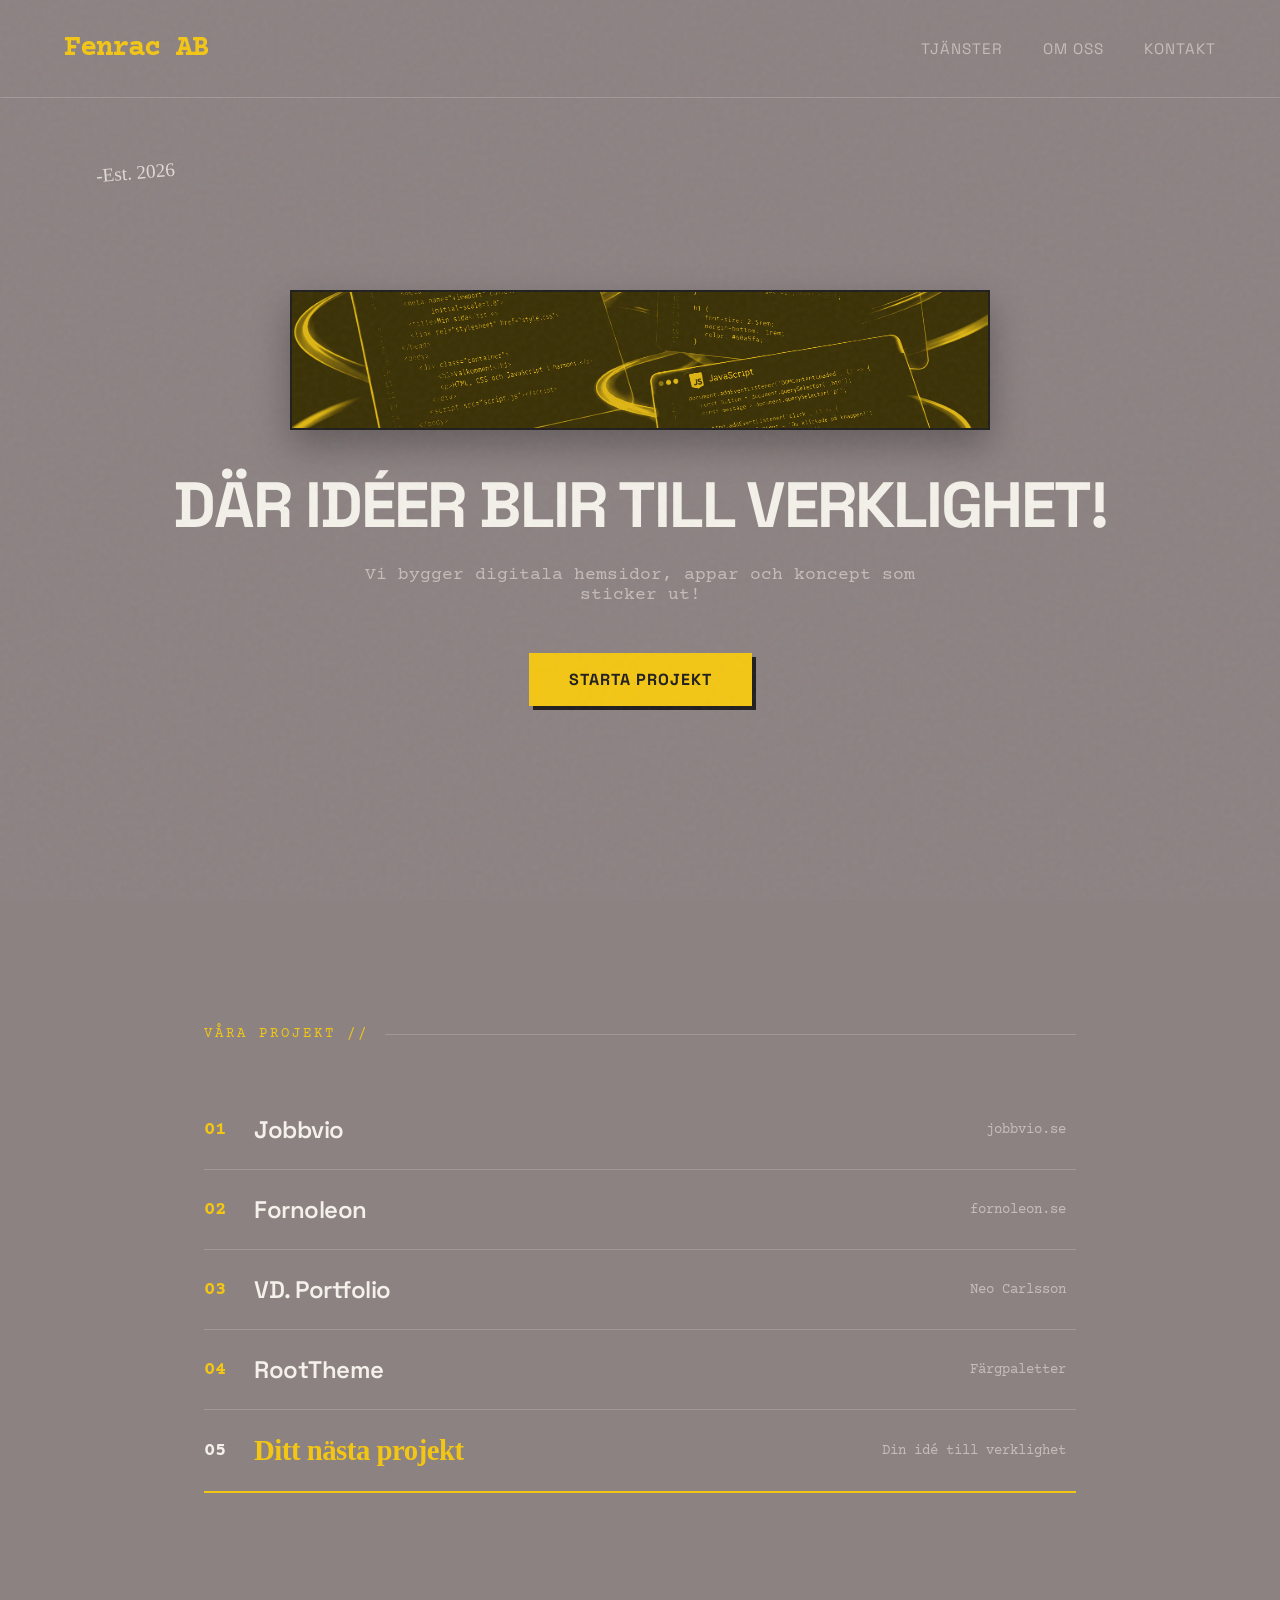
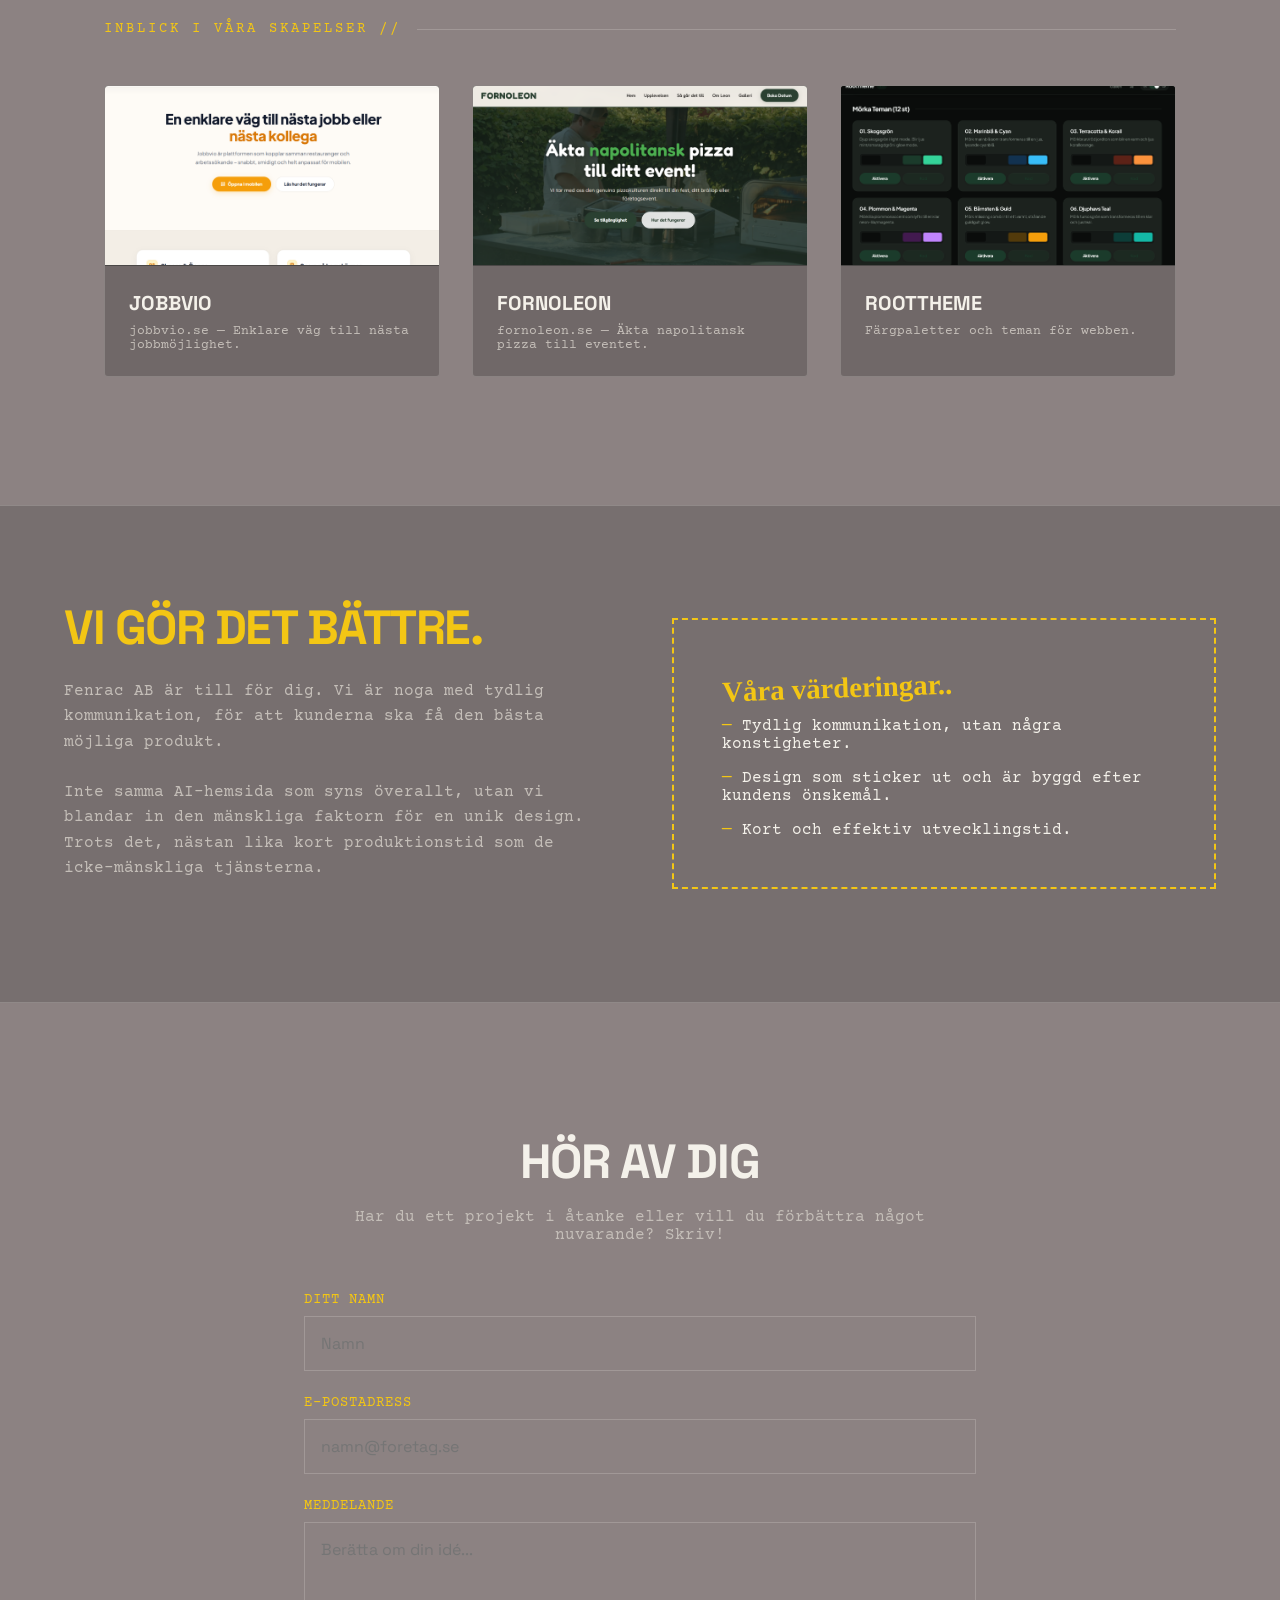
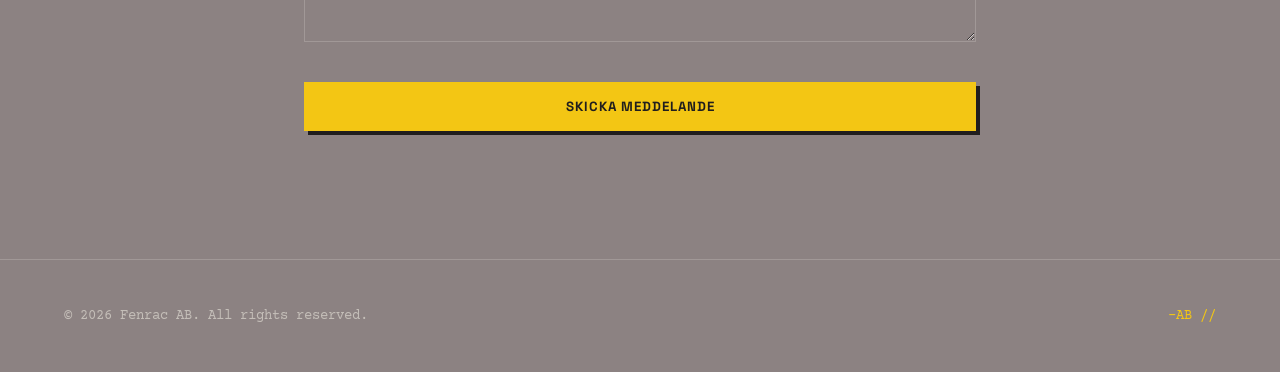
<file: Images/index.html>
<!DOCTYPE html>
<html lang="sv">
<head>
    <meta charset="UTF-8">
    <meta name="viewport" content="width=device-width, initial-scale=1.0">
    <title>Fenrac AB</title>
    <link href="https://fonts.googleapis.com/css2?family=Courier+Prime:ital,wght@0,400;0,700;1,400&family=Permanent+Marker&family=Space+Grotesk:wght@400;600;700&display=swap" rel="stylesheet">
    <style>
        :root {
            --bg-color: #8c8282;
            --bg-dark: #201e1e;
            --accent-yellow: #f3c614;
            --text-main: #f4f1ea;
            --text-muted: #c4beb8;
            --border-color: rgba(244, 241, 234, 0.2);
        }

        * {
            box-sizing: border-box;
            margin: 0;
            padding: 0;
        }

        body {
            background-color: var(--bg-color);
            color: var(--text-main);
            font-family: 'Space Grotesk', sans-serif;
            overflow-x: hidden;
            position: relative;
        }

        /* Grit/Noise texture overlay */
        body::after {
            content: "";
            position: fixed;
            top: 0;
            left: 0;
            width: 100vw;
            height: 100vh;
            background-image: url("data:image/svg+xml,%3Csvg viewBox='0 0 200 200' xmlns='http://www.w3.org/2000/svg'%3E%3Cfilter id='noiseFilter'%3E%3CfeTurbulence type='fractalNoise' baseFrequency='0.8' numOctaves='3' stitchTiles='stitch'/%3E%3C/filter%3E%3Crect width='100%25' height='100%25' filter='url(%23noiseFilter)' opacity='0.05'/%3E%3C/svg%3E");
            pointer-events: none;
            z-index: 999;
        }

        header {
            display: flex;
            justify-content: space-between;
            align-items: center;
            padding: 2rem 4rem;
            border-bottom: 1px solid var(--border-color);
            position: relative;
        }

        .logo {
            font-family: 'Courier Prime', monospace;
            font-weight: 700;
            font-size: 1.8rem;
            letter-spacing: -1px;
            color: var(--text-main);
            text-decoration: none;
            display: flex;
            align-items: center;
            gap: 0rem;
        }

        .logo span {
            color: var(--accent-yellow);
        }

        nav ul {
            display: flex;
            gap: 2.5rem;
            list-style: none;
        }

        nav a {
            color: var(--text-muted);
            text-decoration: none;
            font-size: 0.95rem;
            text-transform: uppercase;
            letter-spacing: 1px;
            transition: color 0.3s ease;
            position: relative;
        }

        nav a:hover {
            color: var(--accent-yellow);
        }

        nav a::after {
            content: "";
            position: absolute;
            bottom: -2.4rem;
            left: 50%;
            width: 0;
            height: 2px;
            background-color: var(--accent-yellow);
            transition: width 0.3s ease, left 0.3s ease;
            transform: translateX(-50%);
        }

        nav a:hover::after {
            width: 100%;
        }

        /* HERO SECTION */
        .hero {
            min-height: calc(100vh - 100px);
            display: flex;
            flex-direction: column;
            justify-content: center;
            align-items: center;
            padding: 2rem;
            position: relative;
            text-align: center;
        }

        .hero-df-tag {
            position: absolute;
            top: 4rem;
            left: 6rem;
            font-family: 'Permanent Marker', cursive;
            color: var(--text-main);
            font-size: 1.2rem;
            transform: rotate(-5deg);
            opacity: 0.8;
        }

        .hero-sidebar-text {
            position: absolute;
            right: 3rem;
            top: 50%;
            transform: translateY(-50%) rotate(90deg);
            font-family: 'Courier Prime', monospace;
            font-size: 0.85rem;
            letter-spacing: 2px;
            color: var(--accent-yellow);
            text-transform: uppercase;
            white-space: nowrap;
            display: flex;
            align-items: center;
            gap: 1rem;
        }

        .hero-sidebar-text::before {
            content: "";
            display: inline-block;
            width: 60px;
            height: 1px;
            background-color: var(--accent-yellow);
        }

        /* The iconic yellow box framing the eyes/focus */
        .hero-eye-box {
            background-color: var(--accent-yellow);
            width: min(700px, 90vw);
            height: 140px;
            margin-bottom: 2.5rem;
            position: relative;
            overflow: hidden;
            border: 2px solid var(--bg-dark);
            box-shadow: 0 15px 35px rgba(0,0,0,0.3);
            display: flex;
            justify-content: center;
            align-items: center;
        }

        .hero-eye-box img {
            width: 120%;
            height: 125%;
            object-fit: cover;
            filter: grayscale(100%) contrast(200%) invert(10%);
            mix-blend-mode: multiply;
            opacity: 0.85;
        }

        .hero-title {
            font-size: clamp(2.5rem, 5vw, 4.5rem);
            font-weight: 700;
            text-transform: uppercase;
            letter-spacing: -2px;
            line-height: 1.1;
            margin-bottom: 1.5rem;
        }

        .hero-subtitle {
            font-family: 'Courier Prime', monospace;
            font-size: 1.1rem;
            color: var(--text-muted);
            max-width: 600px;
            margin-bottom: 3rem;
        }

        .btn-primary {
            background-color: var(--accent-yellow);
            color: var(--bg-dark);
            padding: 1rem 2.5rem;
            font-family: 'Space Grotesk', sans-serif;
            font-weight: 700;
            text-transform: uppercase;
            letter-spacing: 1px;
            text-decoration: none;
            border: none;
            cursor: pointer;
            transition: transform 0.2s, background-color 0.2s;
            box-shadow: 4px 4px 0px var(--bg-dark);
        }

        .btn-primary:hover {
            transform: translate(-2px, -2px);
            box-shadow: 6px 6px 0px var(--bg-dark);
            background-color: #ffd43b;
        }

        /* TRACKLIST / SERVICES SECTION */
        .tracklist-section {
            padding: 8rem 4rem 4rem 4rem;
            max-width: 1000px;
            margin: 0 auto;
        }

        .section-header {
            font-family: 'Courier Prime', monospace;
            font-size: 0.9rem;
            text-transform: uppercase;
            letter-spacing: 3px;
            color: var(--accent-yellow);
            margin-bottom: 3rem;
            display: flex;
            align-items: center;
            gap: 1rem;
        }

        .section-header::after {
            content: "";
            flex: 1;
            height: 1px;
            background-color: var(--border-color);
        }

        .track-item {
            display: grid;
            grid-template-columns: 50px 1fr auto;
            align-items: center;
            padding: 1.5rem 0;
            border-bottom: 1px solid var(--border-color);
            transition: padding-left 0.3s ease, background-color 0.3s ease;
            cursor: pointer;
            text-decoration: none;
            color: inherit;
        }

        .track-item:hover {
            padding-left: 1rem;
            background-color: rgba(0,0,0,0.05);
            border-color: var(--text-main);
        }

        .track-num {
            font-family: 'Courier Prime', monospace;
            font-size: 1.2rem;
            color: var(--accent-yellow);
            font-weight: 700;
        }

        .track-name {
            font-size: 1.5rem;
            font-weight: 600;
            letter-spacing: -0.5px;
        }

        .track-desc {
            font-family: 'Courier Prime', monospace;
            font-size: 0.85rem;
            color: var(--text-muted);
            text-align: right;
            margin-right: 10px;
        }

        .arrow-indicator {
            font-family: 'Permanent Marker', cursive;
            color: var(--accent-yellow);
            font-size: 1.5rem;
            margin-left: 2rem;
            display: none;
        }

        .track-item:hover .arrow-indicator {
            display: inline-block;
            animation: bounceLeft 0.8s infinite alternate;
        }

        @keyframes bounceLeft {
            0% { transform: translateX(0); }
            100% { transform: translateX(-8px); }
        }

        /* PROJECT PREVIEW CARDS SECTION */
        .preview-section {
            padding: 4rem 4rem 8rem 4rem;
            max-width: 1200px;
            margin: 0 auto;
        }

        .preview-grid {
            display: grid;
            grid-template-columns: repeat(auto-fit, minmax(280px, 1fr));
            gap: 2rem;
        }

        .preview-card {
            background-color: rgba(0, 0, 0, 0.2);
            border: 1px solid var(--border-color);
            border-radius: 4px;
            overflow: hidden;
            transition: transform 0.3s ease, border-color 0.3s ease;
            text-decoration: none;
            color: inherit;
            display: flex;
            flex-direction: column;
        }

        .preview-card:hover {
            transform: translateY(-5px);
            border-color: var(--accent-yellow);
        }

        .preview-image-container {
            width: 100%;
            height: 180px;
            overflow: hidden;
            border-bottom: 1px solid var(--border-color);
            background: var(--bg-dark);
        }

        .preview-image-container img {
            width: 100%;
            height: 100%;
            object-fit: cover;
            transition: transform 0.5s ease;
        }

        .preview-card:hover .preview-image-container img {
            transform: scale(1.05);
        }

        .preview-info {
            padding: 1.5rem;
            display: flex;
            flex-direction: column;
            gap: 0.5rem;
        }

        .preview-title {
            font-size: 1.25rem;
            font-weight: 700;
            text-transform: uppercase;
        }

        .preview-desc {
            font-family: 'Courier Prime', monospace;
            font-size: 0.8rem;
            color: var(--text-muted);
        }

        /* ABOUT SECTION */
        .about-section {
            padding: 6rem 4rem;
            background-color: rgba(0,0,0,0.15);
            border-top: 1px solid var(--border-color);
            border-bottom: 1px solid var(--border-color);
            display: grid;
            grid-template-columns: 1fr 1fr;
            gap: 4rem;
            align-items: center;
            max-width: 1400px;
            margin: 0 auto;
        }

        .about-content h2 {
            font-size: 3rem;
            text-transform: uppercase;
            letter-spacing: -1.5px;
            margin-bottom: 1.5rem;
            line-height: 1.1;
        }

        .about-content p {
            font-family: 'Courier Prime', monospace;
            color: var(--text-muted);
            line-height: 1.6;
            margin-bottom: 1.5rem;
        }

        .manifesto-box {
            border: 2px dashed var(--accent-yellow);
            padding: 3rem;
            position: relative;
        }

        .manifesto-box h3 {
            font-family: 'Permanent Marker', cursive;
            color: var(--accent-yellow);
            font-size: 1.8rem;
            transform: rotate(-2deg);
            margin-bottom: 1rem;
        }

        .manifesto-box ul {
            list-style: none;
            font-family: 'Courier Prime', monospace;
            display: flex;
            flex-direction: column;
            gap: 1rem;
        }

        .manifesto-box li::before {
            content: "— ";
            color: var(--accent-yellow);
        }

        /* CONTACT SECTION */
        .contact-section {
            padding: 8rem 4rem;
            max-width: 800px;
            margin: 0 auto;
            text-align: center;
        }

        .contact-section h2 {
            font-size: 3rem;
            text-transform: uppercase;
            letter-spacing: -1px;
            margin-bottom: 1rem;
        }

        .contact-section p {
            font-family: 'Courier Prime', monospace;
            color: var(--text-muted);
            margin-bottom: 3rem;
        }

        .contact-form {
            display: flex;
            flex-direction: column;
            gap: 1.5rem;
            text-align: left;
        }

        .form-group {
            display: flex;
            flex-direction: column;
            gap: 0.5rem;
        }

        .form-group label {
            font-family: 'Courier Prime', monospace;
            font-size: 0.85rem;
            text-transform: uppercase;
            letter-spacing: 1px;
            color: var(--accent-yellow);
        }

        .form-control {
            background: transparent;
            border: 1px solid var(--border-color);
            padding: 1rem;
            color: var(--text-main);
            font-family: 'Space Grotesk', sans-serif;
            font-size: 1rem;
            outline: none;
            transition: border-color 0.3s;
        }

        .form-control:focus {
            border-color: var(--accent-yellow);
        }

        textarea.form-control {
            resize: vertical;
            min-height: 120px;
        }

        /* FOOTER */
        footer {
            padding: 3rem 4rem;
            border-top: 1px solid var(--border-color);
            display: flex;
            justify-content: space-between;
            align-items: center;
            font-family: 'Courier Prime', monospace;
            font-size: 0.85rem;
            color: var(--text-muted);
        }

        /* RESPONSIVE DESIGN */
        @media(max-width: 900px) {
            header { padding: 1.5rem 2rem; }
            nav { display: none; }
            .hero-sidebar-text { display: none; }
            .hero-df-tag { top: 2rem; left: 2rem; }
            .about-section { grid-template-columns: 1fr; padding: 4rem 2rem; }
            .tracklist-section, .preview-section, .contact-section { padding: 5rem 2rem; }
            .track-desc { display: none; }
            .track-item { grid-template-columns: 40px 1fr; }
        }
    </style>
</head>
<body>

    <!-- HEADER -->
    <header>
        <a href="#" class="logo"><span>Fenrac AB</span></a>
        <nav>
            <ul>
                <li><a href="#tjanster">Tjänster</a></li>
                <li><a href="#om-oss">Om oss</a></li>
                <li><a href="#kontakt">Kontakt</a></li>
            </ul>
        </nav>
    </header>

    <!-- HERO SECTION -->
    <section class="hero">
        <div class="hero-df-tag">-Est. 2026</div>
        
        <!-- The iconic yellow box framing -->
        <div class="hero-eye-box">
            <img src="hero.png" alt="Fenrac Focal Point">
        </div>

        <h1 class="hero-title">Där idéer blir till verklighet!</h1>
        <p class="hero-subtitle">Vi bygger digitala hemsidor, appar och koncept som sticker ut!</p>
        
        <a href="#kontakt" class="btn-primary">Starta projekt</a>
    </section>

    <!-- SERVICES / TRACKLIST SECTION -->
    <section id="tjanster" class="tracklist-section">
        <div class="section-header">Våra Projekt //</div>
        
        <a href="https://jobbvio.se" target="_blank" rel="noopener noreferrer" class="track-item">
            <div class="track-num">01</div>
            <div class="track-name">Jobbvio</div>
            <div class="track-desc">jobbvio.se</div>
            <div class="arrow-indicator">←</div>
        </a>
        
        <a href="https://fornoleon.se" target="_blank" rel="noopener noreferrer" class="track-item">
            <div class="track-num">02</div>
            <div class="track-name">Fornoleon</div>
            <div class="track-desc">fornoleon.se</div>
            <div class="arrow-indicator">←</div>
        </a>
        
        <a href="https://meyerfoo20.github.io/Portfolio-Neo/" target="_blank" rel="noopener noreferrer" class="track-item">
            <div class="track-num">03</div>
            <div class="track-name">VD. Portfolio</div>
            <div class="track-desc">Neo Carlsson</div>
            <div class="arrow-indicator">←</div>
        </a>
        
        <a href="https://meyerfoo20.github.io/RootTheme/" target="_blank" rel="noopener noreferrer" class="track-item">
            <div class="track-num">04</div>
            <div class="track-name">RootTheme</div>
            <div class="track-desc">Färgpaletter</div>
            <div class="arrow-indicator">←</div>
        </a>
        
        <a href="#kontakt" class="track-item" style="border-bottom: 2px solid var(--accent-yellow);">
            <div class="track-num" style="color: var(--text-main);">05</div>
            <div class="track-name" style="font-family: 'Permanent Marker', cursive; font-size: 1.8rem; color: var(--accent-yellow);">Ditt nästa projekt</div>
            <div class="track-desc">Din idé till verklighet</div>
            <div class="arrow-indicator">←</div>
        </a>
    </section>

    <!-- PROJECT PREVIEW CARDS SECTION -->
    <section class="preview-section">
        <div class="section-header">Inblick i våra skapelser //</div>
        <div class="preview-grid">
            
            <!-- Jobbvio Card -->
            <a href="https://jobbvio.se" target="_blank" rel="noopener noreferrer" class="preview-card">
                <div class="preview-image-container">
                    <img src="jobbvio.png" alt="Jobbvio förhandsvisning">
                </div>
                <div class="preview-info">
                    <div class="preview-title">Jobbvio</div>
                    <div class="preview-desc">jobbvio.se — Enklare väg till nästa jobbmöjlighet.</div>
                </div>
            </a>

            <!-- Fornoleon Card -->
            <a href="https://fornoleon.se" target="_blank" rel="noopener noreferrer" class="preview-card">
                <div class="preview-image-container">
                    <img src="fornoleon.png" alt="Fornoleon förhandsvisning">
                </div>
                <div class="preview-info">
                    <div class="preview-title">Fornoleon</div>
                    <div class="preview-desc">fornoleon.se — Äkta napolitansk pizza till eventet.</div>
                </div>
            </a>

            <!-- RootTheme Card -->
            <a href="https://meyerfoo20.github.io/RootTheme/" target="_blank" rel="noopener noreferrer" class="preview-card">
                <div class="preview-image-container">
                    <img src="roottheme.png" alt="RootTheme förhandsvisning">
                </div>
                <div class="preview-info">
                    <div class="preview-title">RootTheme</div>
                    <div class="preview-desc">Färgpaletter och teman för webben.</div>
                </div>
            </a>

        </div>
    </section>

    <!-- ABOUT SECTION -->
    <section id="om-oss" class="about-section">
        <div class="about-content">
            <h2 style="color: #f3c614;">Vi gör det bättre.</h2>
            <p>Fenrac AB är till för dig. Vi är noga med tydlig kommunikation, för att kunderna ska få den bästa möjliga produkt.</p>
            <p>Inte samma AI-hemsida som syns överallt, utan vi blandar in den mänskliga faktorn för en unik design. Trots det, nästan lika kort produktionstid som de icke-mänskliga tjänsterna.</p>
        </div>
        <div class="manifesto-box">
            <h3>Våra värderingar..</h3>
            <ul>
                <li>Tydlig kommunikation, utan några konstigheter.</li>
                <li>Design som sticker ut och är byggd efter kundens önskemål.</li>
                <li>Kort och effektiv utvecklingstid.</li>
            </ul>
        </div>
    </section>

    <!-- CONTACT SECTION -->
    <section id="kontakt" class="contact-section">
        <h2>Hör av dig</h2>
        <p>Har du ett projekt i åtanke eller vill du förbättra något nuvarande? Skriv!</p>
        
        <form class="contact-form" onsubmit="event.preventDefault(); alert('Tack för ditt meddelande! Fenrac AB återkommer inom kort.');">
            <div class="form-group">
                <label for="name">Ditt Namn</label>
                <input type="text" id="name" class="form-control" placeholder="Namn" required>
            </div>
            <div class="form-group">
                <label for="email">E-postadress</label>
                <input type="email" id="email" class="form-control" placeholder="namn@foretag.se" required>
            </div>
            <div class="form-group">
                <label for="message">Meddelande</label>
                <textarea id="message" class="form-control" placeholder="Berätta om din idé..." required></textarea>
            </div>
            <button type="submit" class="btn-primary" style="margin-top: 1rem; width: 100%;">Skicka meddelande</button>
        </form>
    </section>

    <!-- FOOTER -->
    <footer>
        <div>© 2026 Fenrac AB. All rights reserved.</div>
        <div style="color: var(--accent-yellow);">-AB //</div>
    </footer>

</body>
</html>
</file>
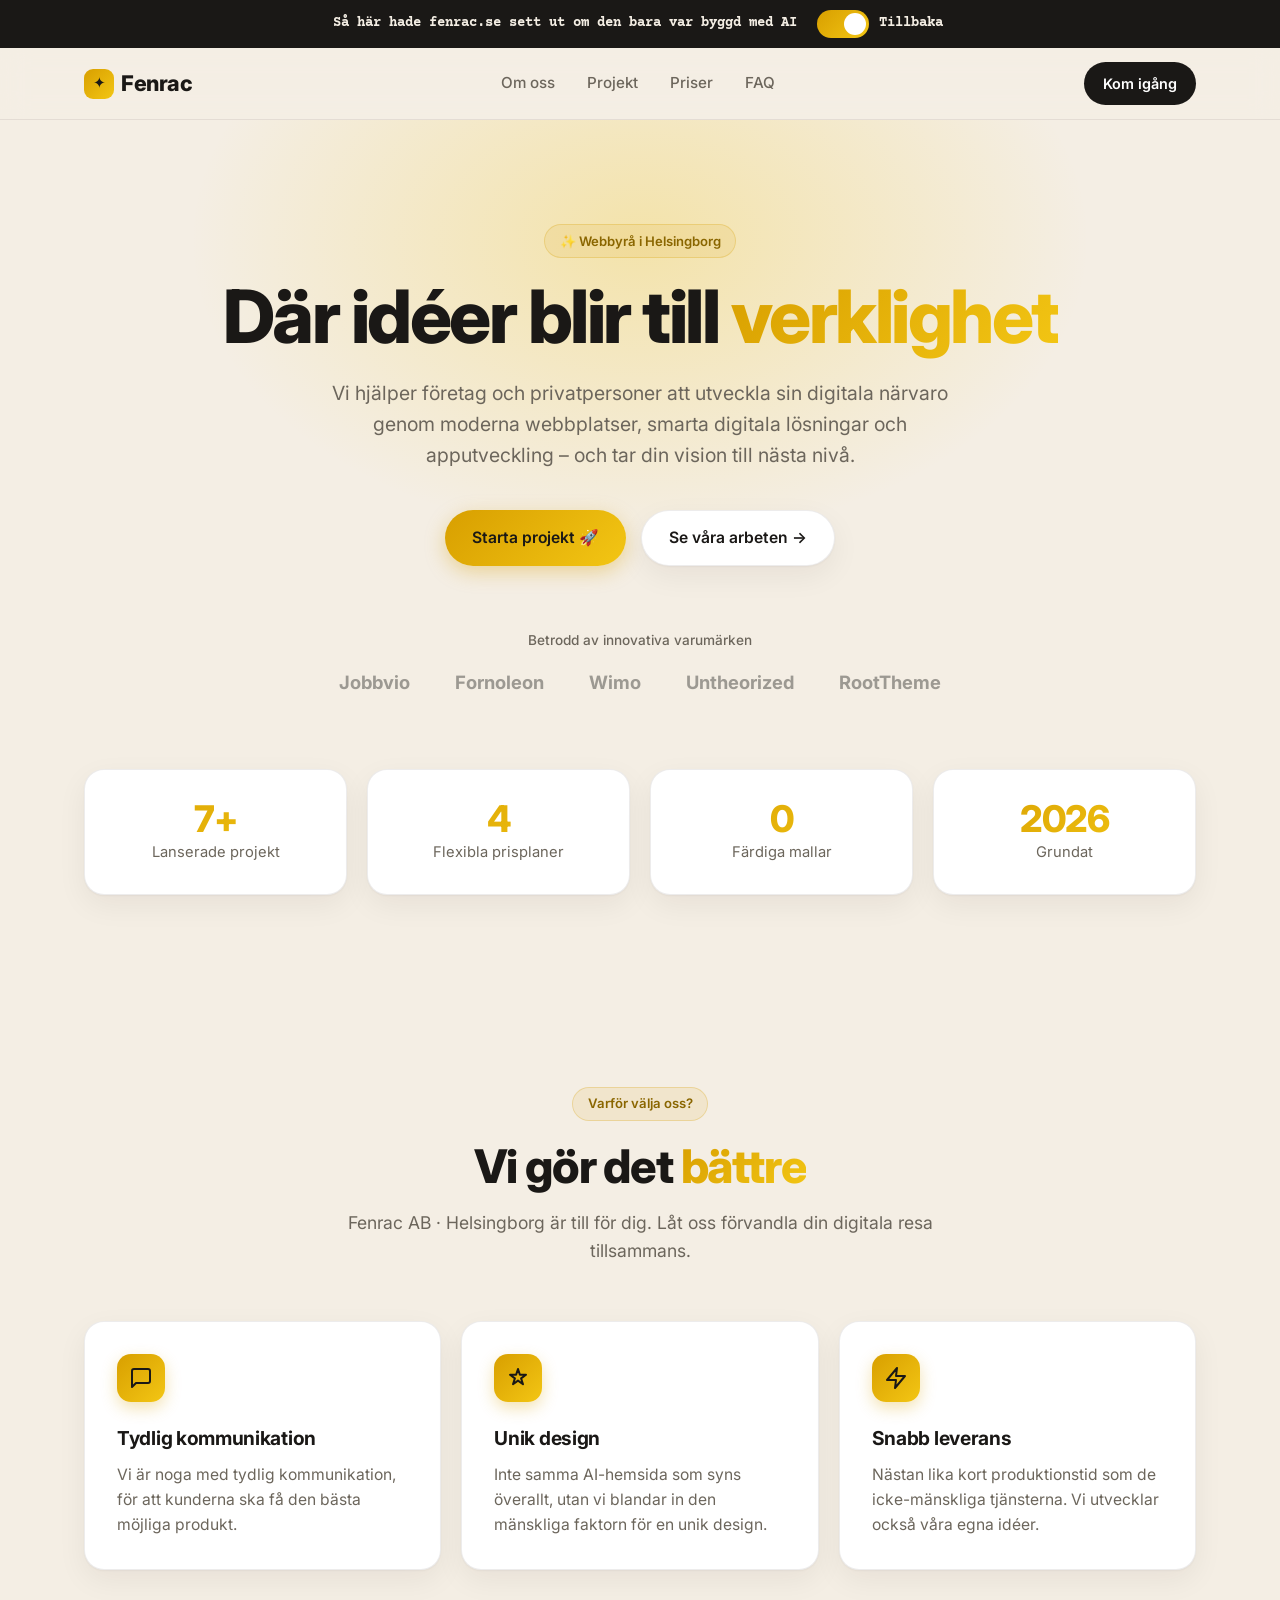
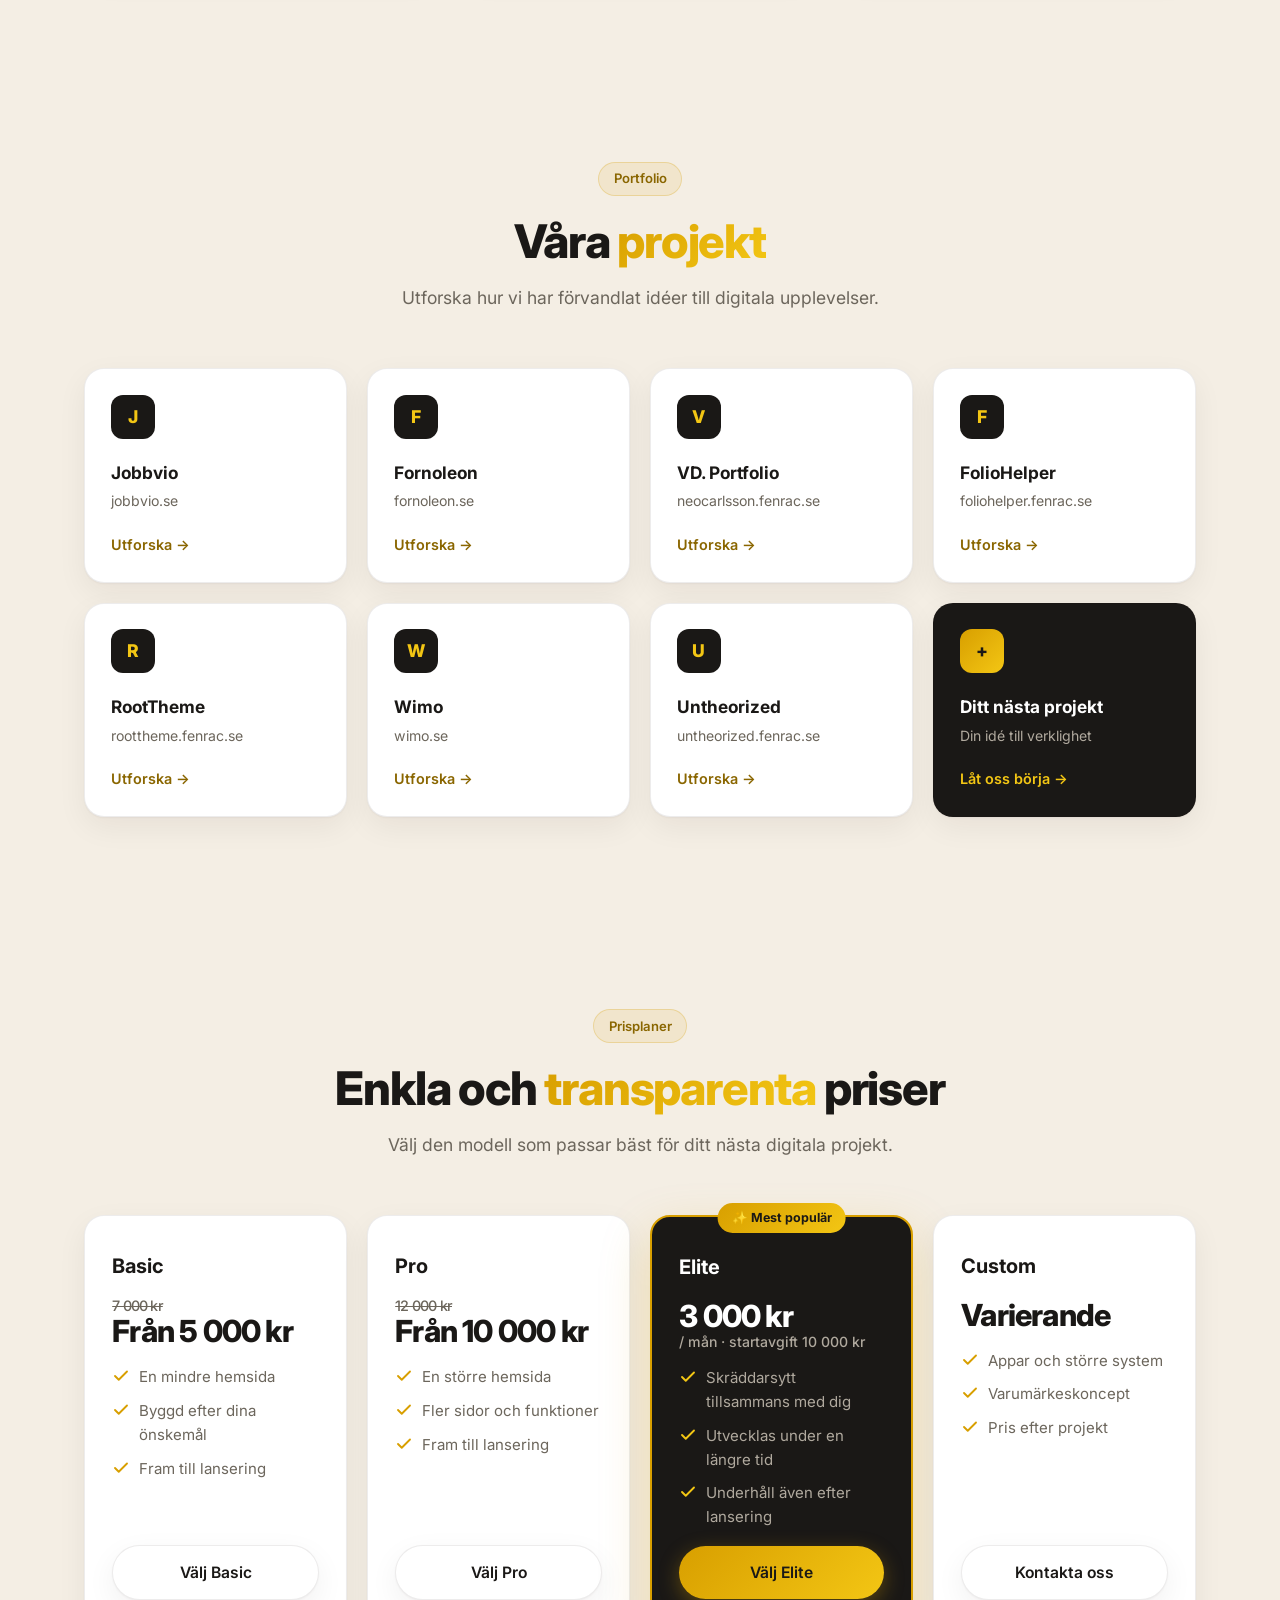
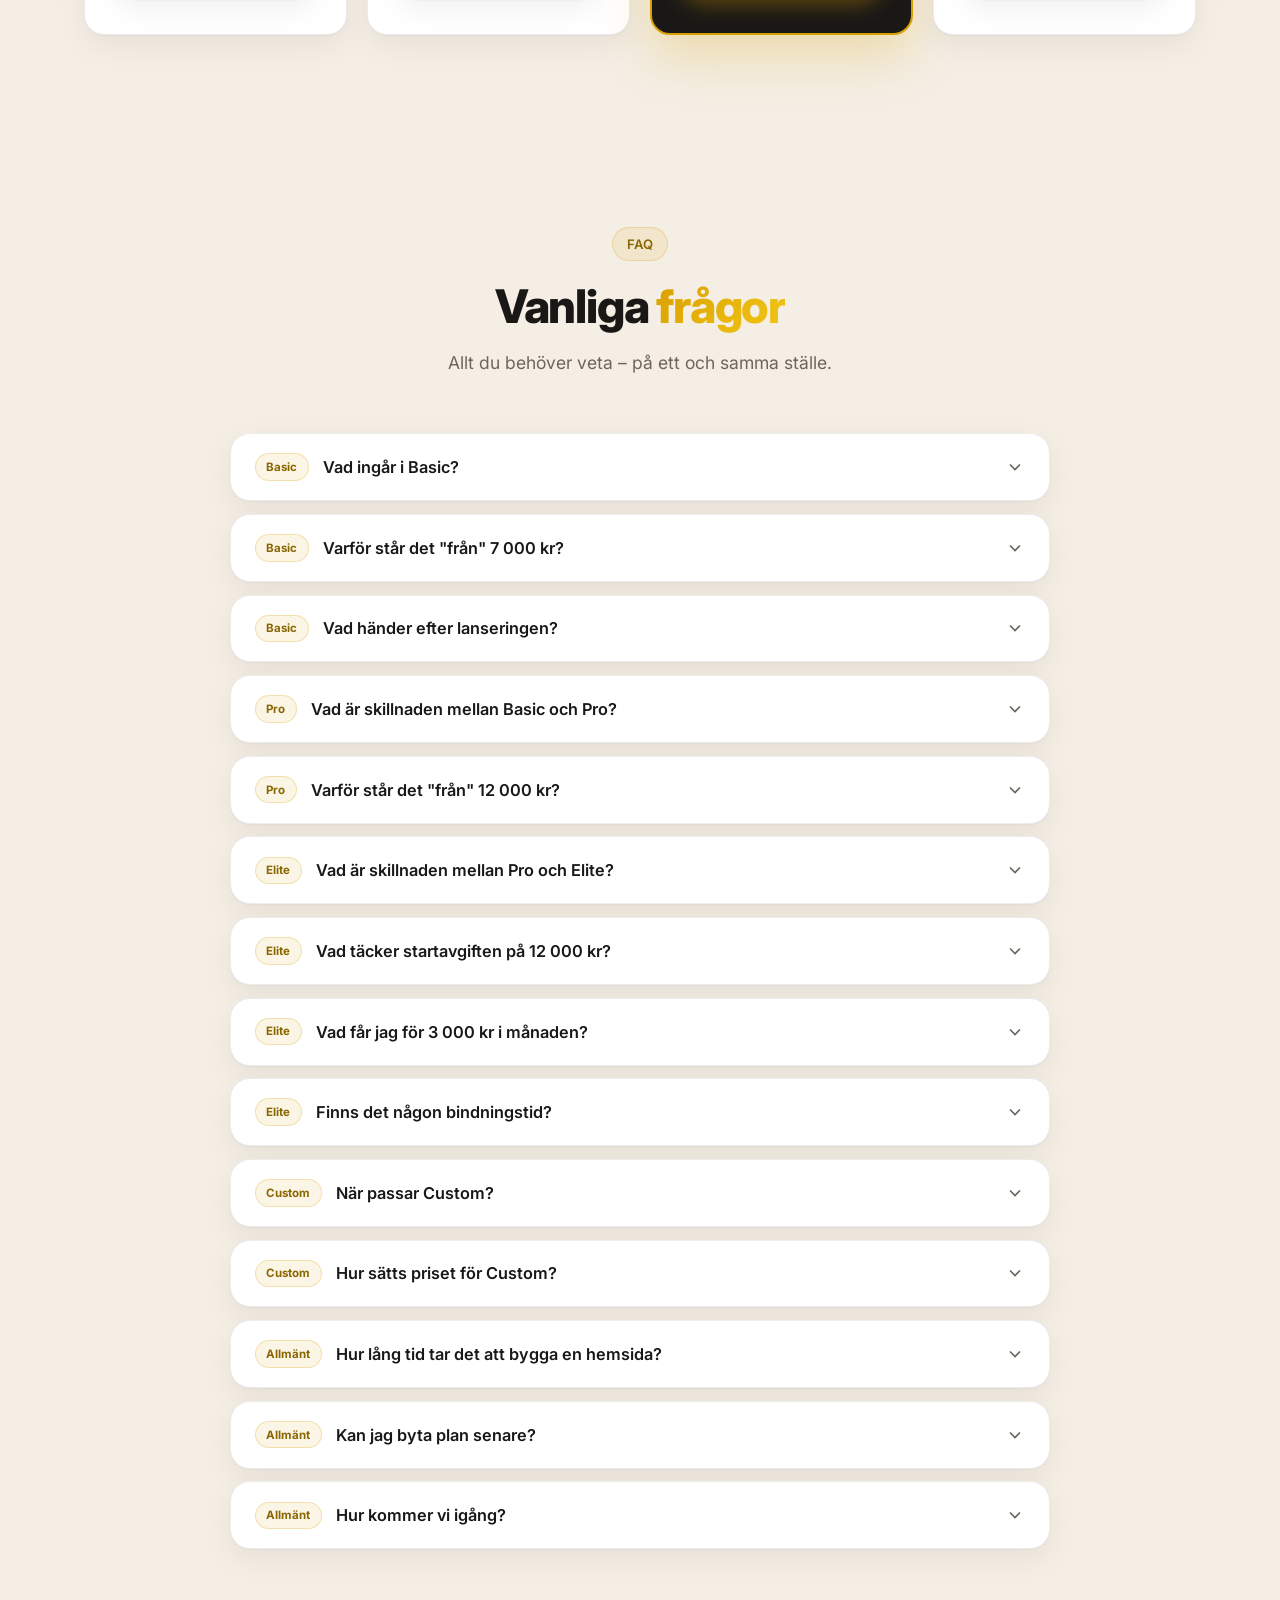
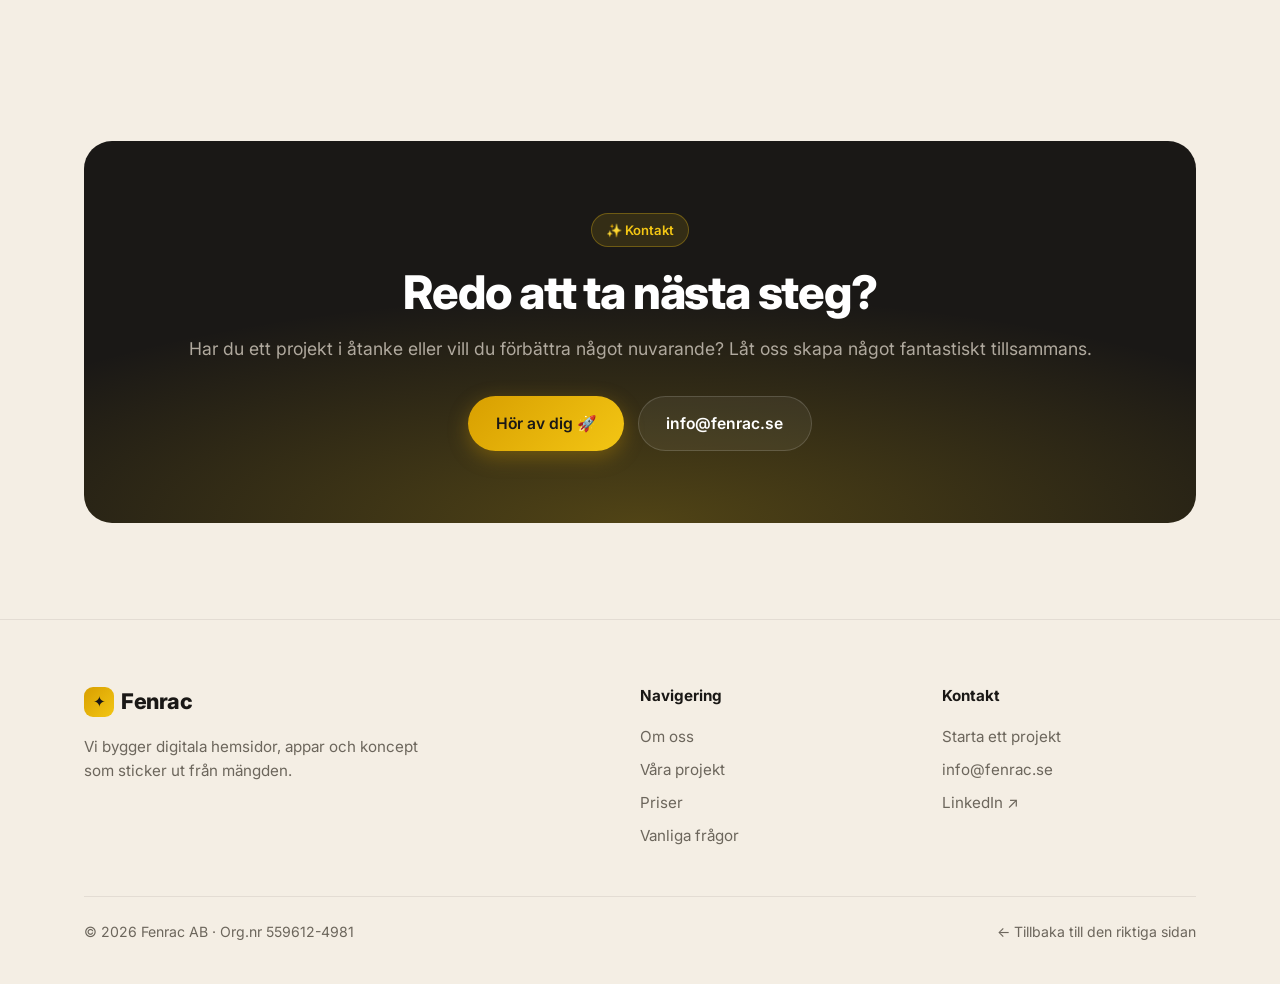
<file: ai.html>
<!DOCTYPE html>
<html lang="sv">
<head>
    <meta charset="UTF-8">
    <meta name="viewport" content="width=device-width, initial-scale=1.0">
    <title>Fenrac AB – AI-versionen (parodi)</title>
    <!-- Parodisida: hur fenrac.se hade sett ut om den bara var byggd med AI.
         Ska inte indexeras av Google eller AI-tjänster – den riktiga sidan är index.html -->
    <meta name="robots" content="noindex, nofollow">
    <link rel="canonical" href="https://fenrac.se/">
    <link rel="icon" type="image/png" href="webb-logo.png">
    <!-- Övergång mellan riktiga sidan och AI-sidan: tona till svart och tona in igen -->
    <style>
        .page-fade {
            position: fixed;
            inset: 0;
            z-index: 2147483000;
            background: #000;
            opacity: 0;
            pointer-events: none;
            transition: opacity 0.6s ease;
        }
        .page-fade.on { opacity: 1; pointer-events: all; }
        html.fade-from-black body::after {
            content: "";
            position: fixed;
            inset: 0;
            z-index: 2147483000;
            background: #000;
            pointer-events: none;
            animation: fadeFromBlack 0.8s 0.15s ease forwards;
        }
        @keyframes fadeFromBlack { to { opacity: 0; visibility: hidden; } }
        @media (prefers-reduced-motion: reduce) {
            .page-fade { transition: none; }
            html.fade-from-black body::after { display: none; }
        }
    </style>
    <script>
        (function () {
            try {
                if (sessionStorage.getItem('fenracFade') === '1') {
                    sessionStorage.removeItem('fenracFade');
                    document.documentElement.classList.add('fade-from-black');
                }
            } catch (e) {}
        })();
        // Tonar skärmen till svart och går sedan till url (nästa sida tonas in ur svart)
        function fenracFadeTo(url) {
            if (window.matchMedia('(prefers-reduced-motion: reduce)').matches) { window.location.href = url; return; }
            var o = document.createElement('div');
            o.className = 'page-fade';
            document.body.appendChild(o);
            requestAnimationFrame(function () { requestAnimationFrame(function () { o.classList.add('on'); }); });
            try { sessionStorage.setItem('fenracFade', '1'); } catch (e) {}
            setTimeout(function () { window.location.href = url; }, 650);
        }
        // Bakåtknappen (sidan kommer från cache): ta bort den svarta ytan
        window.addEventListener('pageshow', function (e) {
            if (e.persisted) {
                var f = document.querySelectorAll('.page-fade');
                for (var i = 0; i < f.length; i++) f[i].remove();
            }
        });
    </script>
    <link rel="preconnect" href="https://fonts.googleapis.com">
    <link rel="preconnect" href="https://fonts.gstatic.com" crossorigin>
    <link href="https://fonts.googleapis.com/css2?family=Inter:wght@400;500;600;700;800&family=Courier+Prime:wght@700&display=swap" rel="stylesheet">

    <style>
        /* Fenracs egna färger – men i en typisk "AI-mall" */
        :root {
            --bg: #f4eee4;
            --surface: #ffffff;
            --dark: #1a1816;
            --text: #1a1816;
            --muted: #6c665c;
            --gold: #d89f00;
            --yellow: #f3c614;
            --border: rgba(26, 24, 22, 0.08);
            --grad: linear-gradient(135deg, #d89f00 0%, #f3c614 100%);
            --shadow: 0 1px 2px rgba(26, 24, 22, 0.04), 0 10px 30px rgba(26, 24, 22, 0.06);
            --shadow-lg: 0 2px 4px rgba(26, 24, 22, 0.04), 0 24px 50px rgba(26, 24, 22, 0.1);
        }

        * { box-sizing: border-box; margin: 0; padding: 0; }
        html { scroll-behavior: smooth; }

        body {
            font-family: 'Inter', system-ui, sans-serif;
            background: var(--bg);
            color: var(--text);
            line-height: 1.6;
            overflow-x: hidden;
            padding-top: 48px; /* plats för parodibannern */
        }

        a { color: inherit; text-decoration: none; }

        /* Den obligatoriska mjuka bakgrundsglöden */
        .glow {
            position: absolute;
            top: -180px;
            left: 50%;
            width: 900px;
            height: 600px;
            transform: translateX(-50%);
            background: radial-gradient(closest-side, rgba(243, 198, 20, 0.28), rgba(243, 198, 20, 0));
            pointer-events: none;
            z-index: 0;
        }

        .gradient-text {
            background: var(--grad);
            -webkit-background-clip: text;
            background-clip: text;
            color: transparent;
        }

        .container { max-width: 1160px; margin: 0 auto; padding: 0 1.5rem; position: relative; z-index: 1; }
        section { padding: 6rem 0; position: relative; }

        .badge {
            display: inline-flex;
            align-items: center;
            gap: 0.45rem;
            padding: 0.35rem 0.9rem;
            border-radius: 999px;
            background: rgba(216, 159, 0, 0.1);
            border: 1px solid rgba(216, 159, 0, 0.25);
            color: #8a6600;
            font-size: 0.82rem;
            font-weight: 600;
            margin-bottom: 1.25rem;
        }

        .section-head { text-align: center; max-width: 660px; margin: 0 auto 3.5rem auto; }
        .section-head h2 { font-size: clamp(2rem, 4vw, 2.9rem); font-weight: 800; line-height: 1.12; letter-spacing: -1.2px; margin-bottom: 1rem; }
        .section-head p { color: var(--muted); font-size: 1.1rem; }

        .card {
            background: var(--surface);
            border: 1px solid var(--border);
            border-radius: 20px;
            box-shadow: var(--shadow);
            transition: transform 0.25s ease, box-shadow 0.25s ease;
        }

        .card:hover { transform: translateY(-4px); box-shadow: var(--shadow-lg); }

        .btn {
            display: inline-flex;
            align-items: center;
            justify-content: center;
            gap: 0.5rem;
            padding: 0.9rem 1.7rem;
            border-radius: 999px;
            font-weight: 600;
            font-size: 0.98rem;
            border: none;
            cursor: pointer;
            font-family: inherit;
            transition: transform 0.2s ease, box-shadow 0.2s ease, background 0.2s ease;
        }

        .btn-primary {
            background: var(--grad);
            color: var(--dark);
            box-shadow: 0 6px 20px rgba(216, 159, 0, 0.35);
        }

        .btn-primary:hover { transform: translateY(-2px); box-shadow: 0 10px 28px rgba(216, 159, 0, 0.45); }

        .btn-outline {
            background: var(--surface);
            color: var(--text);
            border: 1px solid var(--border);
            box-shadow: var(--shadow);
        }

        .btn-outline:hover { transform: translateY(-2px); }

        .btn-dark { background: var(--dark); color: #fff; }
        .btn-dark:hover { transform: translateY(-2px); }

        .icon-tile {
            width: 48px;
            height: 48px;
            border-radius: 14px;
            display: grid;
            place-items: center;
            background: var(--grad);
            color: var(--dark);
            margin-bottom: 1.3rem;
            box-shadow: 0 6px 16px rgba(216, 159, 0, 0.3);
        }

        .icon-tile svg { width: 24px; height: 24px; }

        /* ---------- Parodibanner överst ---------- */
        .parody-bar {
            position: fixed;
            top: 0; left: 0; right: 0;
            z-index: 100;
            height: 48px;
            display: flex;
            align-items: center;
            justify-content: center;
            gap: 1rem;
            padding: 0 1rem;
            background: var(--dark);
            color: #f4eee4;
            font-family: 'Courier Prime', 'Courier New', monospace;
            font-size: 0.85rem;
            font-weight: 700;
        }

        .parody-bar .show-sm { display: none; }

        .ai-switch {
            flex-shrink: 0;
            display: inline-flex;
            align-items: center;
            gap: 0.6rem;
            background: none;
            border: none;
            cursor: pointer;
            font: inherit;
            color: inherit;
            padding: 0.25rem;
        }

        .ai-switch .track {
            position: relative;
            width: 52px;
            height: 28px;
            border-radius: 999px;
            background: var(--grad);
            transition: background 0.3s ease;
        }

        .ai-switch .knob {
            position: absolute;
            top: 3px;
            left: 27px;
            width: 22px;
            height: 22px;
            border-radius: 50%;
            background: #fff;
            transition: left 0.3s cubic-bezier(0.16, 1, 0.3, 1);
        }

        .ai-switch[aria-checked="true"]:hover .knob,
        .ai-switch[aria-checked="true"]:focus-visible .knob { left: 19px; }
        .ai-switch[aria-checked="true"]:hover .track { box-shadow: 0 0 0 3px rgba(243, 198, 20, 0.35); }
        .ai-switch .track { transition: background 0.3s ease, box-shadow 0.3s ease; }
        .ai-switch[aria-checked="false"] .track { background: #4a4540; }
        .ai-switch[aria-checked="false"] .knob { left: 3px; background: #f4eee4; }
        .ai-switch:focus-visible .track { outline: 3px solid var(--yellow); outline-offset: 3px; }

        /* ---------- Nav ---------- */
        nav.ai-nav {
            position: sticky;
            top: 48px;
            z-index: 50;
            padding: 0.9rem 0;
            background: rgba(244, 238, 228, 0.75);
            backdrop-filter: blur(14px);
            -webkit-backdrop-filter: blur(14px);
            border-bottom: 1px solid var(--border);
        }

        .nav-inner { display: flex; align-items: center; justify-content: space-between; gap: 1rem; }
        .ai-logo { font-size: 1.35rem; font-weight: 800; letter-spacing: -0.5px; display: inline-flex; align-items: center; gap: 0.45rem; }
        .ai-logo .mark { width: 30px; height: 30px; border-radius: 9px; background: var(--grad); display: grid; place-items: center; font-size: 0.95rem; color: var(--dark); }
        .nav-links { display: flex; gap: 2rem; list-style: none; color: var(--muted); font-weight: 500; font-size: 0.95rem; }
        .nav-links a:hover { color: var(--text); }
        .nav-inner .btn { padding: 0.6rem 1.2rem; font-size: 0.9rem; }

        /* ---------- Hero ---------- */
        .hero { text-align: center; padding: 6.5rem 0 4.5rem 0; overflow: hidden; }
        .hero h1 { font-size: clamp(2.6rem, 6.5vw, 4.6rem); font-weight: 800; line-height: 1.05; letter-spacing: -2.5px; margin-bottom: 1.4rem; }
        .hero p.lead { color: var(--muted); font-size: clamp(1.05rem, 1.8vw, 1.22rem); max-width: 640px; margin: 0 auto 2.4rem auto; }
        .hero-actions { display: flex; gap: 0.9rem; justify-content: center; flex-wrap: wrap; }

        .trusted { margin-top: 4rem; color: var(--muted); font-size: 0.85rem; font-weight: 500; }
        .trusted-row { display: flex; flex-wrap: wrap; justify-content: center; gap: 0.8rem 2.8rem; margin-top: 1rem; font-size: 1.15rem; font-weight: 700; color: rgba(26, 24, 22, 0.4); }

        /* ---------- Siffror (alla stämmer!) ---------- */
        .stats { display: grid; grid-template-columns: repeat(4, minmax(0, 1fr)); gap: 1.25rem; }
        .stat { padding: 1.8rem 1.4rem; text-align: center; }
        .stat strong { display: block; font-size: 2.3rem; font-weight: 800; line-height: 1.1; letter-spacing: -1px; }
        .stat span { color: var(--muted); font-size: 0.92rem; }

        /* ---------- Funktionskort ---------- */
        .features { display: grid; grid-template-columns: repeat(3, minmax(0, 1fr)); gap: 1.25rem; }
        .feature { padding: 2rem; }
        .feature h3 { font-size: 1.2rem; font-weight: 700; margin-bottom: 0.5rem; letter-spacing: -0.3px; }
        .feature p { color: var(--muted); font-size: 0.98rem; }

        /* ---------- Projekt ---------- */
        .projects { display: grid; grid-template-columns: repeat(4, minmax(0, 1fr)); gap: 1.25rem; }
        .project { padding: 1.6rem; display: flex; flex-direction: column; gap: 0.25rem; }
        .project .initial { width: 44px; height: 44px; border-radius: 12px; background: var(--dark); color: var(--yellow); display: grid; place-items: center; font-weight: 800; font-size: 1.1rem; margin-bottom: 1rem; }
        .project h3 { font-size: 1.08rem; font-weight: 700; }
        .project span { color: var(--muted); font-size: 0.88rem; }
        .project .go { margin-top: auto; padding-top: 1rem; font-weight: 600; color: #8a6600; font-size: 0.9rem; }
        .project.highlight { background: var(--dark); color: #fff; }
        .project.highlight span { color: #b0a99e; }
        .project.highlight .go { color: var(--yellow); }
        .project.highlight .initial { background: var(--grad); color: var(--dark); }

        /* ---------- Priser ---------- */
        .pricing { display: grid; grid-template-columns: repeat(4, minmax(0, 1fr)); gap: 1.25rem; align-items: stretch; }
        .plan { padding: 2.1rem 1.7rem; display: flex; flex-direction: column; gap: 1rem; position: relative; }
        .plan h3 { font-size: 1.25rem; font-weight: 700; }
        .plan .price { font-size: 1.9rem; font-weight: 800; line-height: 1.15; letter-spacing: -0.8px; }
        .plan .price small { display: block; font-size: 0.88rem; font-weight: 500; color: var(--muted); letter-spacing: 0; }
        .plan ul { list-style: none; display: flex; flex-direction: column; gap: 0.6rem; color: var(--muted); font-size: 0.94rem; }
        .plan li { display: flex; gap: 0.55rem; align-items: flex-start; }
        .plan li svg { flex-shrink: 0; width: 18px; height: 18px; margin-top: 2px; color: var(--gold); }
        .plan .btn { margin-top: auto; width: 100%; }

        .plan.featured { background: var(--dark); color: #fff; border: 2px solid var(--gold); box-shadow: 0 20px 50px rgba(216, 159, 0, 0.25); }
        .plan.featured ul, .plan.featured .price small { color: #b0a99e; }
        .plan.featured li svg { color: var(--yellow); }

        .plan .popular {
            position: absolute; top: -14px; left: 50%; transform: translateX(-50%);
            background: var(--grad); color: var(--dark); font-size: 0.78rem; font-weight: 700;
            padding: 0.3rem 0.9rem; border-radius: 999px; white-space: nowrap;
        }

        /* Kampanj (samma period som riktiga sidan) */
        .k-only { display: none; }
        html.kampanj .k-only { display: inline; }
        html.kampanj .r-only { display: none; }
        .plan s { display: block; font-size: 0.9rem; font-weight: 500; color: var(--muted); }
        .plan.featured s { color: #b0a99e; }

        /* ---------- FAQ ---------- */
        .faq { max-width: 820px; margin: 0 auto; display: flex; flex-direction: column; gap: 0.8rem; }
        .faq details { overflow: hidden; }
        .faq details:hover { transform: none; }
        .faq summary {
            list-style: none; cursor: pointer; padding: 1.2rem 1.5rem;
            display: flex; align-items: center; gap: 0.9rem; font-weight: 600; font-size: 1.02rem;
        }
        .faq summary::-webkit-details-marker { display: none; }
        .faq summary .tag {
            flex-shrink: 0; font-size: 0.72rem; font-weight: 700; padding: 0.22rem 0.65rem;
            border-radius: 999px; background: rgba(216, 159, 0, 0.1); color: #8a6600;
            border: 1px solid rgba(216, 159, 0, 0.25);
        }
        .faq summary .q { flex: 1; }
        .faq summary .chev { width: 20px; height: 20px; color: var(--muted); transition: transform 0.25s ease; flex-shrink: 0; }
        .faq details[open] summary .chev { transform: rotate(180deg); }
        .faq .answer { padding: 0 1.5rem 1.3rem 1.5rem; color: var(--muted); display: flex; flex-direction: column; gap: 0.65rem; }
        .faq .answer ul { padding-left: 1.2rem; display: flex; flex-direction: column; gap: 0.3rem; }
        .faq .answer strong { color: var(--text); }

        /* ---------- CTA ---------- */
        .cta {
            text-align: center; padding: 4.5rem 2rem; border-radius: 28px;
            background: var(--dark); color: #fff; position: relative; overflow: hidden;
        }
        .cta::before {
            content: ""; position: absolute; inset: auto -20% -60% -20%; height: 120%;
            background: radial-gradient(closest-side, rgba(243, 198, 20, 0.25), rgba(243, 198, 20, 0));
            pointer-events: none;
        }
        .cta > * { position: relative; }
        .cta .badge { background: rgba(243, 198, 20, 0.12); border-color: rgba(243, 198, 20, 0.3); color: var(--yellow); }
        .cta h2 { font-size: clamp(2rem, 4vw, 2.9rem); font-weight: 800; letter-spacing: -1.2px; line-height: 1.12; margin-bottom: 1rem; }
        .cta p { color: #b0a99e; font-size: 1.1rem; margin-bottom: 2rem; }
        .cta .btn-outline { background: rgba(255, 255, 255, 0.06); color: #fff; border-color: rgba(255, 255, 255, 0.15); box-shadow: none; }

        /* ---------- Footer ---------- */
        footer { padding: 4rem 0 2.5rem 0; border-top: 1px solid var(--border); }
        .footer-grid { display: grid; grid-template-columns: 2fr 1fr 1fr; gap: 3rem; }
        footer h4 { font-size: 0.95rem; margin-bottom: 1rem; }
        footer ul { list-style: none; display: flex; flex-direction: column; gap: 0.55rem; color: var(--muted); font-size: 0.95rem; }
        footer a:hover { color: var(--text); }
        .footer-bottom { margin-top: 3rem; padding-top: 1.5rem; border-top: 1px solid var(--border); color: var(--muted); font-size: 0.88rem; display: flex; justify-content: space-between; gap: 1rem; flex-wrap: wrap; }

        /* ---------- Responsivt ---------- */
        @media (max-width: 1000px) {
            .stats { grid-template-columns: repeat(2, minmax(0, 1fr)); }
            .features { grid-template-columns: 1fr; }
            .projects { grid-template-columns: repeat(2, minmax(0, 1fr)); }
            .pricing { grid-template-columns: repeat(2, minmax(0, 1fr)); gap: 2rem 1.25rem; }
            .nav-links { display: none; }
            .footer-grid { grid-template-columns: 1fr; gap: 2rem; }
        }

        @media (max-width: 600px) {
            section { padding: 4rem 0; }
            .hero { padding: 4.5rem 0 3rem 0; }
            .projects, .pricing { grid-template-columns: 1fr; }
            .parody-bar { font-size: 0.75rem; gap: 0.6rem; }
            .parody-bar .hide-sm { display: none; }
            .parody-bar .show-sm { display: inline; }
        }

        @media (prefers-reduced-motion: reduce) {
            *, *::before, *::after { transition: none !important; }
        }
    </style>

    <script>
        // Samma kampanjperiod som på riktiga sidan (17 nov – 20 dec 2026)
        (function () {
            var now = new Date(), start = new Date(2026, 10, 17), end = new Date(2026, 11, 21);
            var q = location.search;
            var on = /[?&]kampanj=1/.test(q) ? true : /[?&]kampanj=0/.test(q) ? false : (now >= start && now < end);
            if (on) document.documentElement.classList.add('kampanj');
        })();
    </script>
</head>
<body>

    <!-- Parodibanner med strömbrytaren tillbaka -->
    <div class="parody-bar" role="region" aria-label="Om den här sidan">
        <span><span class="hide-sm">Så här hade fenrac.se sett ut om den bara var byggd med AI</span><span class="show-sm">fenrac.se byggd med AI</span></span>
        <button type="button" class="ai-switch" id="aiSwitch" role="switch" aria-checked="true" aria-label="AI-design: på. Stäng av för att gå tillbaka till riktiga sidan">
            <span class="track" aria-hidden="true"><span class="knob"></span></span>
            <span class="hide-sm">Tillbaka</span>
        </button>
    </div>

    <nav class="ai-nav" aria-label="Huvudmeny">
        <div class="container nav-inner">
            <a href="#" class="ai-logo"><span class="mark" aria-hidden="true">✦</span>Fenrac</a>
            <ul class="nav-links">
                <li><a href="#om-oss">Om oss</a></li>
                <li><a href="#projekt">Projekt</a></li>
                <li><a href="#priser">Priser</a></li>
                <li><a href="#faq">FAQ</a></li>
            </ul>
            <a href="#kontakt" class="btn btn-dark">Kom igång</a>
        </div>
    </nav>

    <main>
        <!-- HERO -->
        <section class="hero">
            <div class="glow" aria-hidden="true"></div>
            <div class="container">
                <span class="badge">✨ Webbyrå i Helsingborg</span>
                <h1>Där idéer blir till <span class="gradient-text">verklighet</span></h1>
                <p class="lead">Vi hjälper företag och privatpersoner att utveckla sin digitala närvaro genom moderna webbplatser, smarta digitala lösningar och apputveckling – och tar din vision till nästa nivå.</p>
                <div class="hero-actions">
                    <a href="#kontakt" class="btn btn-primary">Starta projekt 🚀</a>
                    <a href="#projekt" class="btn btn-outline">Se våra arbeten →</a>
                </div>
                <div class="trusted">
                    Betrodd av innovativa varumärken
                    <div class="trusted-row">
                        <span>Jobbvio</span><span>Fornoleon</span><span>Wimo</span><span>Untheorized</span><span>RootTheme</span>
                    </div>
                </div>
            </div>
        </section>

        <!-- SIFFROR -->
        <section style="padding-top: 0;">
            <div class="container stats">
                <div class="card stat"><strong class="gradient-text">7+</strong><span>Lanserade projekt</span></div>
                <div class="card stat"><strong class="gradient-text">4</strong><span>Flexibla prisplaner</span></div>
                <div class="card stat"><strong class="gradient-text">0</strong><span>Färdiga mallar</span></div>
                <div class="card stat"><strong class="gradient-text">2026</strong><span>Grundat</span></div>
            </div>
        </section>

        <!-- OM OSS -->
        <section id="om-oss">
            <div class="container">
                <div class="section-head">
                    <span class="badge">Varför välja oss?</span>
                    <h2>Vi gör det <span class="gradient-text">bättre</span></h2>
                    <p>Fenrac AB · Helsingborg är till för dig. Låt oss förvandla din digitala resa tillsammans.</p>
                </div>
                <div class="features">
                    <div class="card feature">
                        <div class="icon-tile" aria-hidden="true"><svg viewBox="0 0 24 24" fill="none" stroke="currentColor" stroke-width="2" stroke-linecap="round" stroke-linejoin="round"><path d="M21 15a2 2 0 0 1-2 2H7l-4 4V5a2 2 0 0 1 2-2h14a2 2 0 0 1 2 2z"/></svg></div>
                        <h3>Tydlig kommunikation</h3>
                        <p>Vi är noga med tydlig kommunikation, för att kunderna ska få den bästa möjliga produkt.</p>
                    </div>
                    <div class="card feature">
                        <div class="icon-tile" aria-hidden="true"><svg viewBox="0 0 24 24" fill="none" stroke="currentColor" stroke-width="2" stroke-linecap="round" stroke-linejoin="round"><path d="M12 3l1.9 5.8H20l-4.9 3.6 1.9 5.8L12 14.6 7 18.2l1.9-5.8L4 8.8h6.1z"/></svg></div>
                        <h3>Unik design</h3>
                        <p>Inte samma AI-hemsida som syns överallt, utan vi blandar in den mänskliga faktorn för en unik design.</p>
                    </div>
                    <div class="card feature">
                        <div class="icon-tile" aria-hidden="true"><svg viewBox="0 0 24 24" fill="none" stroke="currentColor" stroke-width="2" stroke-linecap="round" stroke-linejoin="round"><path d="M13 2L3 14h9l-1 8 10-12h-9l1-8z"/></svg></div>
                        <h3>Snabb leverans</h3>
                        <p>Nästan lika kort produktionstid som de icke-mänskliga tjänsterna. Vi utvecklar också våra egna idéer.</p>
                    </div>
                </div>
            </div>
        </section>

        <!-- PROJEKT -->
        <section id="projekt">
            <div class="container">
                <div class="section-head">
                    <span class="badge">Portfolio</span>
                    <h2>Våra <span class="gradient-text">projekt</span></h2>
                    <p>Utforska hur vi har förvandlat idéer till digitala upplevelser.</p>
                </div>
                <div class="projects">
                    <a href="https://jobbvio.se" target="_blank" rel="noopener noreferrer" class="card project"><div class="initial" aria-hidden="true">J</div><h3>Jobbvio</h3><span>jobbvio.se</span><div class="go">Utforska →</div></a>
                    <a href="https://fornoleon.se" target="_blank" rel="noopener noreferrer" class="card project"><div class="initial" aria-hidden="true">F</div><h3>Fornoleon</h3><span>fornoleon.se</span><div class="go">Utforska →</div></a>
                    <a href="https://neocarlsson.fenrac.se" target="_blank" rel="noopener noreferrer" class="card project"><div class="initial" aria-hidden="true">V</div><h3>VD. Portfolio</h3><span>neocarlsson.fenrac.se</span><div class="go">Utforska →</div></a>
                    <a href="https://foliohelper.fenrac.se" target="_blank" rel="noopener noreferrer" class="card project"><div class="initial" aria-hidden="true">F</div><h3>FolioHelper</h3><span>foliohelper.fenrac.se</span><div class="go">Utforska →</div></a>
                    <a href="https://roottheme.fenrac.se" target="_blank" rel="noopener noreferrer" class="card project"><div class="initial" aria-hidden="true">R</div><h3>RootTheme</h3><span>roottheme.fenrac.se</span><div class="go">Utforska →</div></a>
                    <a href="https://wimo.se" target="_blank" rel="noopener noreferrer" class="card project"><div class="initial" aria-hidden="true">W</div><h3>Wimo</h3><span>wimo.se</span><div class="go">Utforska →</div></a>
                    <a href="https://untheorized.fenrac.se" target="_blank" rel="noopener noreferrer" class="card project"><div class="initial" aria-hidden="true">U</div><h3>Untheorized</h3><span>untheorized.fenrac.se</span><div class="go">Utforska →</div></a>
                    <a href="#kontakt" class="card project highlight"><div class="initial" aria-hidden="true">+</div><h3>Ditt nästa projekt</h3><span>Din idé till verklighet</span><div class="go">Låt oss börja →</div></a>
                </div>
            </div>
        </section>

        <!-- PRISER -->
        <section id="priser">
            <div class="container">
                <div class="section-head">
                    <span class="badge">Prisplaner</span>
                    <h2>Enkla och <span class="gradient-text">transparenta</span> priser</h2>
                    <p>Välj den modell som passar bäst för ditt nästa digitala projekt.</p>
                </div>
                <div class="pricing">
                    <div class="card plan">
                        <h3>Basic</h3>
                        <div class="price"><span class="r-only">Från 7 000 kr</span><span class="k-only"><s>7 000 kr</s>Från 5 000 kr</span></div>
                        <ul>
                            <li><svg viewBox="0 0 24 24" fill="none" stroke="currentColor" stroke-width="2.5" stroke-linecap="round" stroke-linejoin="round" aria-hidden="true"><path d="M20 6L9 17l-5-5"/></svg>En mindre hemsida</li>
                            <li><svg viewBox="0 0 24 24" fill="none" stroke="currentColor" stroke-width="2.5" stroke-linecap="round" stroke-linejoin="round" aria-hidden="true"><path d="M20 6L9 17l-5-5"/></svg>Byggd efter dina önskemål</li>
                            <li><svg viewBox="0 0 24 24" fill="none" stroke="currentColor" stroke-width="2.5" stroke-linecap="round" stroke-linejoin="round" aria-hidden="true"><path d="M20 6L9 17l-5-5"/></svg>Fram till lansering</li>
                        </ul>
                        <a href="index.html#kontakt" class="btn btn-outline">Välj Basic</a>
                    </div>
                    <div class="card plan">
                        <h3>Pro</h3>
                        <div class="price"><span class="r-only">Från 12 000 kr</span><span class="k-only"><s>12 000 kr</s>Från 10 000 kr</span></div>
                        <ul>
                            <li><svg viewBox="0 0 24 24" fill="none" stroke="currentColor" stroke-width="2.5" stroke-linecap="round" stroke-linejoin="round" aria-hidden="true"><path d="M20 6L9 17l-5-5"/></svg>En större hemsida</li>
                            <li><svg viewBox="0 0 24 24" fill="none" stroke="currentColor" stroke-width="2.5" stroke-linecap="round" stroke-linejoin="round" aria-hidden="true"><path d="M20 6L9 17l-5-5"/></svg>Fler sidor och funktioner</li>
                            <li><svg viewBox="0 0 24 24" fill="none" stroke="currentColor" stroke-width="2.5" stroke-linecap="round" stroke-linejoin="round" aria-hidden="true"><path d="M20 6L9 17l-5-5"/></svg>Fram till lansering</li>
                        </ul>
                        <a href="index.html#kontakt" class="btn btn-outline">Välj Pro</a>
                    </div>
                    <div class="card plan featured">
                        <span class="popular">✨ Mest populär</span>
                        <h3>Elite</h3>
                        <div class="price">3 000 kr<small>/ mån · startavgift <span class="r-only">12 000 kr</span><span class="k-only">10 000 kr</span></small></div>
                        <ul>
                            <li><svg viewBox="0 0 24 24" fill="none" stroke="currentColor" stroke-width="2.5" stroke-linecap="round" stroke-linejoin="round" aria-hidden="true"><path d="M20 6L9 17l-5-5"/></svg>Skräddarsytt tillsammans med dig</li>
                            <li><svg viewBox="0 0 24 24" fill="none" stroke="currentColor" stroke-width="2.5" stroke-linecap="round" stroke-linejoin="round" aria-hidden="true"><path d="M20 6L9 17l-5-5"/></svg>Utvecklas under en längre tid</li>
                            <li><svg viewBox="0 0 24 24" fill="none" stroke="currentColor" stroke-width="2.5" stroke-linecap="round" stroke-linejoin="round" aria-hidden="true"><path d="M20 6L9 17l-5-5"/></svg>Underhåll även efter lansering</li>
                        </ul>
                        <a href="index.html#kontakt" class="btn btn-primary">Välj Elite</a>
                    </div>
                    <div class="card plan">
                        <h3>Custom</h3>
                        <div class="price">Varierande</div>
                        <ul>
                            <li><svg viewBox="0 0 24 24" fill="none" stroke="currentColor" stroke-width="2.5" stroke-linecap="round" stroke-linejoin="round" aria-hidden="true"><path d="M20 6L9 17l-5-5"/></svg>Appar och större system</li>
                            <li><svg viewBox="0 0 24 24" fill="none" stroke="currentColor" stroke-width="2.5" stroke-linecap="round" stroke-linejoin="round" aria-hidden="true"><path d="M20 6L9 17l-5-5"/></svg>Varumärkeskoncept</li>
                            <li><svg viewBox="0 0 24 24" fill="none" stroke="currentColor" stroke-width="2.5" stroke-linecap="round" stroke-linejoin="round" aria-hidden="true"><path d="M20 6L9 17l-5-5"/></svg>Pris efter projekt</li>
                        </ul>
                        <a href="index.html#kontakt" class="btn btn-outline">Kontakta oss</a>
                    </div>
                </div>
            </div>
        </section>

        <!-- FAQ -->
        <section id="faq">
            <div class="container">
                <div class="section-head">
                    <span class="badge">FAQ</span>
                    <h2>Vanliga <span class="gradient-text">frågor</span></h2>
                    <p>Allt du behöver veta – på ett och samma ställe.</p>
                </div>
                <div class="faq">
                    <details class="card"><summary><span class="tag">Basic</span><span class="q">Vad ingår i Basic?</span><svg class="chev" viewBox="0 0 24 24" fill="none" stroke="currentColor" stroke-width="2" aria-hidden="true"><path d="M6 9l6 6 6-6"/></svg></summary><div class="answer"><p>Med Basic designar och bygger vi en mindre hemsida utifrån dina önskemål, hela vägen fram till lansering. Du berättar vad du behöver, vi tar fram ett förslag och formar sidan tills du är nöjd.</p><ul><li>Unik design – ingen färdig mall</li><li>Anpassad för mobil, surfplatta och dator</li><li>Hjälp med publicering vid lansering</li></ul></div></details>
                    <details class="card"><summary><span class="tag">Basic</span><span class="q">Varför står det "från" 7 000 kr?</span><svg class="chev" viewBox="0 0 24 24" fill="none" stroke="currentColor" stroke-width="2" aria-hidden="true"><path d="M6 9l6 6 6-6"/></svg></summary><div class="answer"><p>7 000 kr är startpriset för en mindre hemsida. Det slutliga priset beror på hur stort projektet är, till exempel hur många sidor och vilka funktioner du behöver.</p><p>Efter vårt första samtal får du ett tydligt pris innan vi börjar, så att det inte blir några överraskningar.</p></div></details>
                    <details class="card"><summary><span class="tag">Basic</span><span class="q">Vad händer efter lanseringen?</span><svg class="chev" viewBox="0 0 24 24" fill="none" stroke="currentColor" stroke-width="2" aria-hidden="true"><path d="M6 9l6 6 6-6"/></svg></summary><div class="answer"><p>Basic och Pro gäller fram till lanseringen. Efter det ingår inget löpande underhåll eller vidareutveckling.</p><p>Vill du göra ändringar senare kan du kontakta oss för en offert, eller gå över till <strong>Elite</strong> om du vill att vi tar hand om sidan löpande.</p></div></details>
                    <details class="card"><summary><span class="tag">Pro</span><span class="q">Vad är skillnaden mellan Basic och Pro?</span><svg class="chev" viewBox="0 0 24 24" fill="none" stroke="currentColor" stroke-width="2" aria-hidden="true"><path d="M6 9l6 6 6-6"/></svg></summary><div class="answer"><p>Både Basic och Pro bygger vi efter dina önskemål fram till lansering. Skillnaden är storleken på hemsidan:</p><ul><li><strong>Basic</strong> passar en mindre hemsida</li><li><strong>Pro</strong> passar en större hemsida med fler sidor och funktioner</li></ul></div></details>
                    <details class="card"><summary><span class="tag">Pro</span><span class="q">Varför står det "från" 12 000 kr?</span><svg class="chev" viewBox="0 0 24 24" fill="none" stroke="currentColor" stroke-width="2" aria-hidden="true"><path d="M6 9l6 6 6-6"/></svg></summary><div class="answer"><p>12 000 kr är startpriset för en större hemsida. Det slutliga priset beror på hur många sidor och vilka funktioner du behöver.</p><p>Efter vårt första samtal får du ett tydligt pris innan vi börjar, så att det inte blir några överraskningar.</p></div></details>
                    <details class="card"><summary><span class="tag">Elite</span><span class="q">Vad är skillnaden mellan Pro och Elite?</span><svg class="chev" viewBox="0 0 24 24" fill="none" stroke="currentColor" stroke-width="2" aria-hidden="true"><path d="M6 9l6 6 6-6"/></svg></summary><div class="answer"><p>Med Basic och Pro bygger vi sidan och lämnar över den vid lansering. Med <strong>Elite</strong> blir vi din digitala partner över tid:</p><ul><li>Vi skräddarsyr hemsidan eller appen <strong>tillsammans</strong> med dig</li><li>Projektet utvecklas under en längre period i stället för att vara klart vid ett datum</li><li>Kontinuerligt underhåll och tydlig kommunikation även efter lansering</li></ul></div></details>
                    <details class="card"><summary><span class="tag">Elite</span><span class="q">Vad täcker startavgiften på 12 000 kr?</span><svg class="chev" viewBox="0 0 24 24" fill="none" stroke="currentColor" stroke-width="2" aria-hidden="true"><path d="M6 9l6 6 6-6"/></svg></summary><div class="answer"><p>Startavgiften täcker arbetet med att ta fram och bygga den första versionen av din hemsida eller app. Den betalas en gång, i början av samarbetet.</p><p>Månadsavgiften på 3 000 kr gäller sedan för det löpande arbetet.</p></div></details>
                    <details class="card"><summary><span class="tag">Elite</span><span class="q">Vad får jag för 3 000 kr i månaden?</span><svg class="chev" viewBox="0 0 24 24" fill="none" stroke="currentColor" stroke-width="2" aria-hidden="true"><path d="M6 9l6 6 6-6"/></svg></summary><div class="answer"><p>Månadsavgiften täcker det löpande arbetet med din sida, till exempel:</p><ul><li>Underhåll så att sidan fungerar som den ska</li><li>Ändringar och uppdateringar av innehåll</li><li>Fortsatt utveckling av nya delar och funktioner</li><li>En kontaktperson som känner ditt projekt</li></ul></div></details>
                    <details class="card"><summary><span class="tag">Elite</span><span class="q">Finns det någon bindningstid?</span><svg class="chev" viewBox="0 0 24 24" fill="none" stroke="currentColor" stroke-width="2" aria-hidden="true"><path d="M6 9l6 6 6-6"/></svg></summary><div class="answer"><p>Bindningstid och uppsägningstid går vi igenom tillsammans och skriver in i avtalet innan vi startar, så att du vet exakt vad som gäller.</p></div></details>
                    <details class="card"><summary><span class="tag">Custom</span><span class="q">När passar Custom?</span><svg class="chev" viewBox="0 0 24 24" fill="none" stroke="currentColor" stroke-width="2" aria-hidden="true"><path d="M6 9l6 6 6-6"/></svg></summary><div class="answer"><p>Custom är till för projekt som inte passar in i Basic, Pro eller Elite. Det kan till exempel vara:</p><ul><li>En app eller ett större system</li><li>Ett helt varumärkeskoncept, inte bara en hemsida</li><li>Ett projekt med speciella krav på funktioner eller tidsplan</li></ul></div></details>
                    <details class="card"><summary><span class="tag">Custom</span><span class="q">Hur sätts priset för Custom?</span><svg class="chev" viewBox="0 0 24 24" fill="none" stroke="currentColor" stroke-width="2" aria-hidden="true"><path d="M6 9l6 6 6-6"/></svg></summary><div class="answer"><p>Priset varierar eftersom varje Custom-projekt ser olika ut. Vi börjar med ett samtal om vad du vill uppnå, och sedan får du ett förslag med upplägg och pris som är anpassat efter just ditt projekt.</p></div></details>
                    <details class="card"><summary><span class="tag">Allmänt</span><span class="q">Hur lång tid tar det att bygga en hemsida?</span><svg class="chev" viewBox="0 0 24 24" fill="none" stroke="currentColor" stroke-width="2" aria-hidden="true"><path d="M6 9l6 6 6-6"/></svg></summary><div class="answer"><p>Det beror på hur stort projektet är. Vi lägger till den mänskliga faktorn för en unik design, men har ändå nästan lika kort produktionstid som AI-tjänsterna. Du får en tidsplan när vi har gått igenom ditt projekt.</p></div></details>
                    <details class="card"><summary><span class="tag">Allmänt</span><span class="q">Kan jag byta plan senare?</span><svg class="chev" viewBox="0 0 24 24" fill="none" stroke="currentColor" stroke-width="2" aria-hidden="true"><path d="M6 9l6 6 6-6"/></svg></summary><div class="answer"><p>Ja. Har du börjat med Basic eller Pro och vill ha löpande hjälp efter lanseringen kan du gå över till Elite. Hör av dig så hittar vi ett upplägg som passar.</p></div></details>
                    <details class="card"><summary><span class="tag">Allmänt</span><span class="q">Hur kommer vi igång?</span><svg class="chev" viewBox="0 0 24 24" fill="none" stroke="currentColor" stroke-width="2" aria-hidden="true"><path d="M6 9l6 6 6-6"/></svg></summary><div class="answer"><p>Välj den plan som låter mest rätt och fyll i kontaktformuläret. Berätta kort om din idé, så återkommer vi för att boka ett första samtal. Är du osäker på vilken plan som passar hjälper vi dig att välja.</p></div></details>
                </div>
            </div>
        </section>

        <!-- KONTAKT -->
        <section id="kontakt">
            <div class="container">
                <div class="cta">
                    <span class="badge">✨ Kontakt</span>
                    <h2>Redo att ta nästa steg?</h2>
                    <p>Har du ett projekt i åtanke eller vill du förbättra något nuvarande? Låt oss skapa något fantastiskt tillsammans.</p>
                    <div class="hero-actions">
                        <a href="index.html#kontakt" class="btn btn-primary">Hör av dig 🚀</a>
                        <a href="mailto:info@fenrac.se" class="btn btn-outline">info@fenrac.se</a>
                    </div>
                </div>
            </div>
        </section>
    </main>

    <footer>
        <div class="container">
            <div class="footer-grid">
                <div>
                    <div class="ai-logo" style="margin-bottom: 1rem;"><span class="mark" aria-hidden="true">✦</span>Fenrac</div>
                    <p style="color: var(--muted); max-width: 360px; font-size: 0.95rem;">Vi bygger digitala hemsidor, appar och koncept som sticker ut från mängden.</p>
                </div>
                <div>
                    <h4>Navigering</h4>
                    <ul>
                        <li><a href="#om-oss">Om oss</a></li>
                        <li><a href="#projekt">Våra projekt</a></li>
                        <li><a href="#priser">Priser</a></li>
                        <li><a href="#faq">Vanliga frågor</a></li>
                    </ul>
                </div>
                <div>
                    <h4>Kontakt</h4>
                    <ul>
                        <li><a href="index.html#kontakt">Starta ett projekt</a></li>
                        <li><a href="mailto:info@fenrac.se">info@fenrac.se</a></li>
                        <li><a href="https://www.linkedin.com/company/fenrac-ab" target="_blank" rel="noopener noreferrer">LinkedIn ↗</a></li>
                    </ul>
                </div>
            </div>
            <div class="footer-bottom">
                <span>© 2026 Fenrac AB · Org.nr 559612-4981</span>
                <a href="index.html">← Tillbaka till den riktiga sidan</a>
            </div>
        </div>
    </footer>

    <script>
        // Strömbrytaren: stäng av AI-designen och gå tillbaka till riktiga sidan
        (function () {
            var sw = document.getElementById('aiSwitch');
            window.addEventListener('pageshow', function () { sw.setAttribute('aria-checked', 'true'); });
            sw.addEventListener('click', function () {
                if (sw.getAttribute('aria-checked') === 'false') return;
                sw.setAttribute('aria-checked', 'false');
                // Låt strömbrytaren slå om först, tona sedan till svart och byt sida
                setTimeout(function () { fenracFadeTo('index.html#ai-jamforelse'); }, 350);
            });
        })();
    </script>
</body>
</html>
</file>
